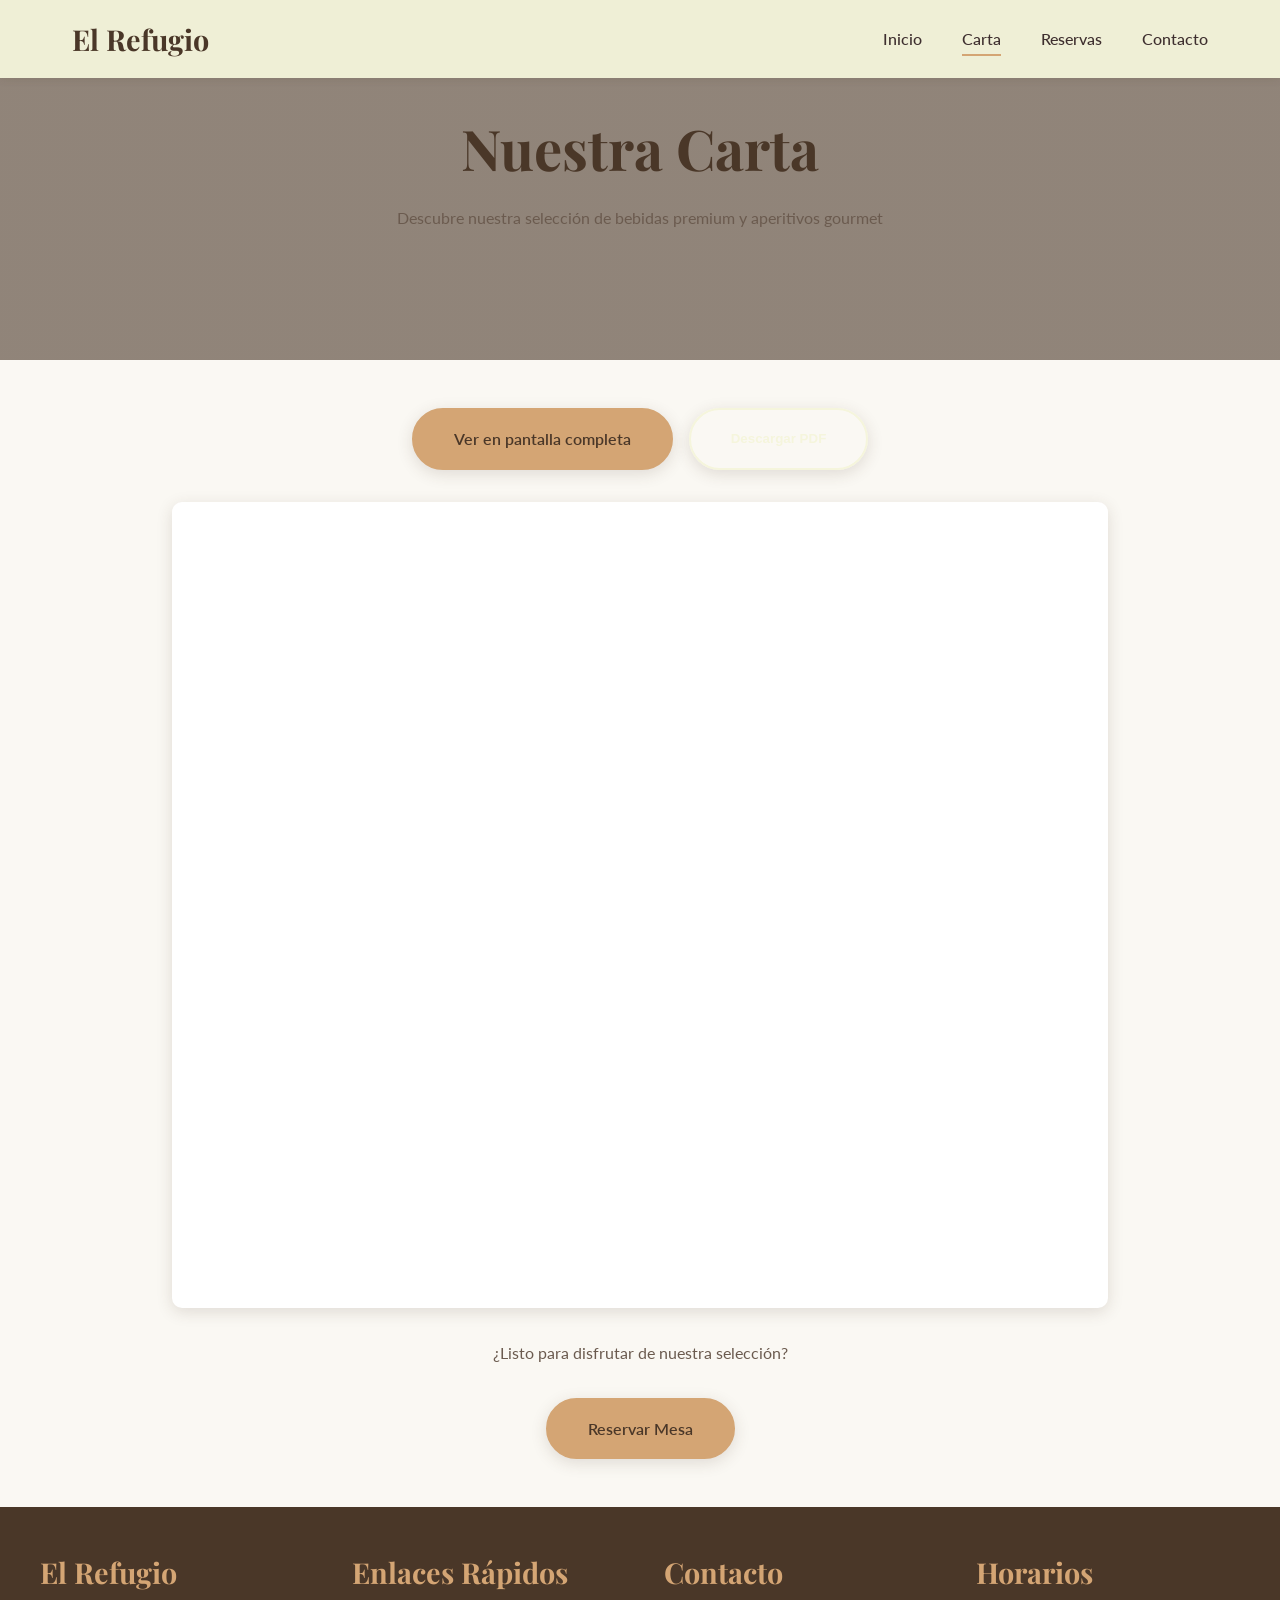
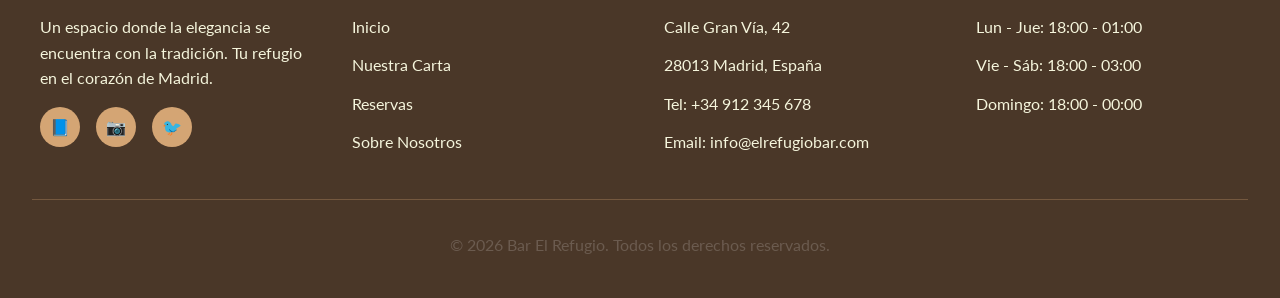
<file: carta.html>
<!DOCTYPE html>
<html lang="es">
<head>
    <meta charset="UTF-8">
    <meta name="viewport" content="width=device-width, initial-scale=1.0">
    <meta name="description" content="Carta del Bar El Refugio - Vinos, cócteles, cervezas y tapas de primera calidad">
    <title>Nuestra Carta - Bar El Refugio</title>
    <link rel="stylesheet" href="css/styles.css">
    <link rel="preconnect" href="https://fonts.googleapis.com">
    <link rel="preconnect" href="https://fonts.gstatic.com" crossorigin>
    <link href="https://fonts.googleapis.com/css2?family=Playfair+Display:wght@400;700&family=Lato:wght@300;400;600;700&display=swap" rel="stylesheet">
</head>
<body>
    <!-- Navigation -->
    <nav class="navbar">
        <div class="nav-container">
            <a href="index.html" class="nav-logo">El Refugio</a>
            <ul class="nav-menu">
                <li><a href="index.html" class="nav-link">Inicio</a></li>
                <li><a href="carta.html" class="nav-link active">Carta</a></li>
                <li><a href="reservas.html" class="nav-link">Reservas</a></li>
                <li><a href="index.html#contacto" class="nav-link">Contacto</a></li>
            </ul>
            <div class="hamburger">
                <span></span>
                <span></span>
                <span></span>
            </div>
        </div>
    </nav>

    <!-- Hero Section -->
    <section class="carta-hero">
        <div class="hero-content">
            <h1>Nuestra Carta</h1>
            <p>Descubre nuestra selección de bebidas premium y aperitivos gourmet</p>
        </div>
    </section>

    <!-- PDF Viewer Section -->
    <section class="pdf-viewer-container">
        <div class="pdf-controls">
            <a href="assets/carta.pdf" target="_blank" class="btn">Ver en pantalla completa</a>
            <button onclick="downloadPDF()" class="btn btn-secondary">Descargar PDF</button>
        </div>
        
        <div class="pdf-viewer">
            <iframe src="assets/carta.pdf" type="application/pdf"></iframe>
        </div>
        
        <div class="text-center mt-2">
            <p style="color: var(--color-text-light); margin: 2rem 0;">
                ¿Listo para disfrutar de nuestra selección?
            </p>
            <a href="reservas.html" class="btn">Reservar Mesa</a>
        </div>
    </section>

    <!-- Footer -->
    <footer class="footer">
        <div class="footer-content">
            <div class="footer-section">
                <h3>El Refugio</h3>
                <p>
                    Un espacio donde la elegancia se encuentra con la tradición. 
                    Tu refugio en el corazón de Madrid.
                </p>
                <div class="social-links">
                    <a href="#" aria-label="Facebook">📘</a>
                    <a href="#" aria-label="Instagram">📷</a>
                    <a href="#" aria-label="Twitter">🐦</a>
                </div>
            </div>
            <div class="footer-section">
                <h3>Enlaces Rápidos</h3>
                <p><a href="index.html">Inicio</a></p>
                <p><a href="carta.html">Nuestra Carta</a></p>
                <p><a href="reservas.html">Reservas</a></p>
                <p><a href="index.html#sobre-nosotros">Sobre Nosotros</a></p>
            </div>
            <div class="footer-section">
                <h3>Contacto</h3>
                <p>Calle Gran Vía, 42</p>
                <p>28013 Madrid, España</p>
                <p>Tel: +34 912 345 678</p>
                <p>Email: info@elrefugiobar.com</p>
            </div>
            <div class="footer-section">
                <h3>Horarios</h3>
                <p>Lun - Jue: 18:00 - 01:00</p>
                <p>Vie - Sáb: 18:00 - 03:00</p>
                <p>Domingo: 18:00 - 00:00</p>
            </div>
        </div>
        <div class="footer-bottom">
            <p>&copy; 2026 Bar El Refugio. Todos los derechos reservados.</p>
        </div>
    </footer>

    <script src="js/main.js"></script>
</body>
</html>
</file>
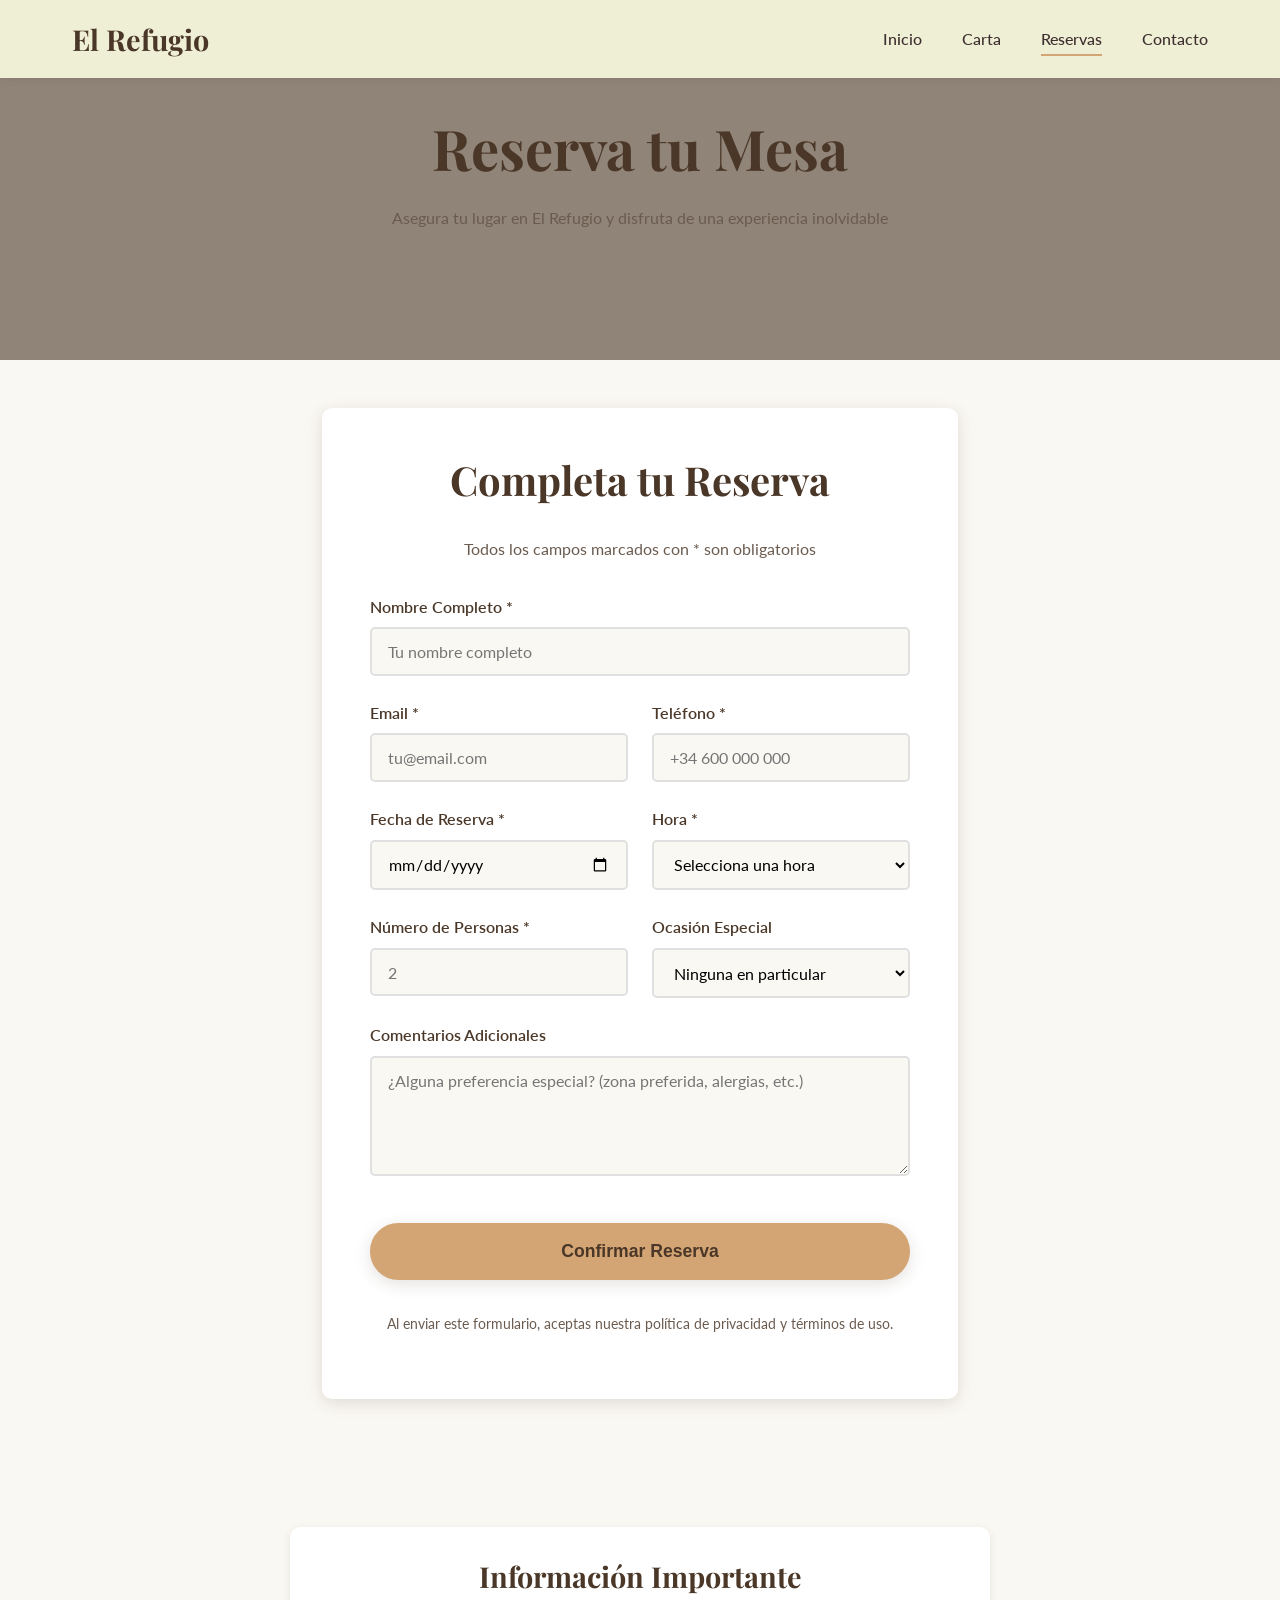
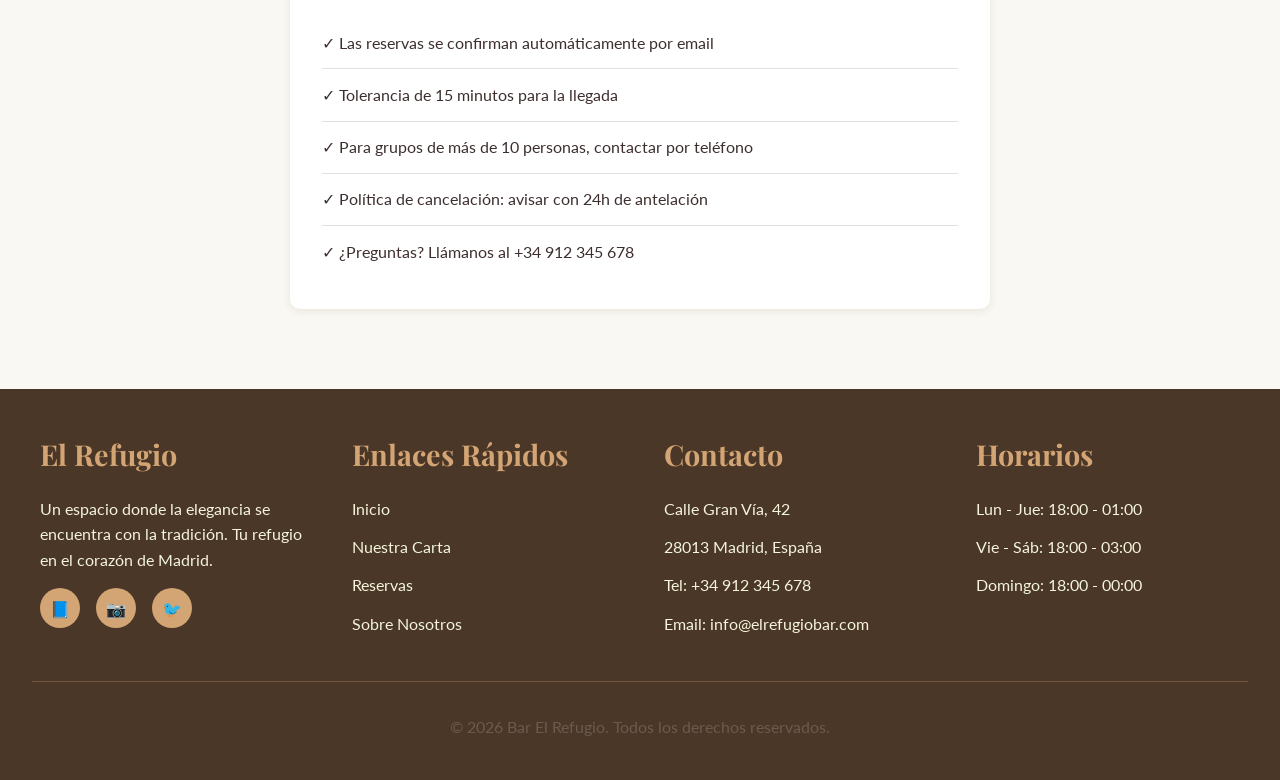
<file: reservas.html>
<!DOCTYPE html>
<html lang="es">
<head>
    <meta charset="UTF-8">
    <meta name="viewport" content="width=device-width, initial-scale=1.0">
    <meta name="description" content="Reserva tu mesa en Bar El Refugio - Sistema de reservas online">
    <title>Reservas - Bar El Refugio</title>
    <link rel="stylesheet" href="css/styles.css">
    <link rel="preconnect" href="https://fonts.googleapis.com">
    <link rel="preconnect" href="https://fonts.gstatic.com" crossorigin>
    <link href="https://fonts.googleapis.com/css2?family=Playfair+Display:wght@400;700&family=Lato:wght@300;400;600;700&display=swap" rel="stylesheet">
</head>
<body>
    <!-- Navigation -->
    <nav class="navbar">
        <div class="nav-container">
            <a href="index.html" class="nav-logo">El Refugio</a>
            <ul class="nav-menu">
                <li><a href="index.html" class="nav-link">Inicio</a></li>
                <li><a href="carta.html" class="nav-link">Carta</a></li>
                <li><a href="reservas.html" class="nav-link active">Reservas</a></li>
                <li><a href="index.html#contacto" class="nav-link">Contacto</a></li>
            </ul>
            <div class="hamburger">
                <span></span>
                <span></span>
                <span></span>
            </div>
        </div>
    </nav>

    <!-- Hero Section -->
    <section class="reservas-hero">
        <div class="hero-content">
            <h1>Reserva tu Mesa</h1>
            <p>Asegura tu lugar en El Refugio y disfruta de una experiencia inolvidable</p>
        </div>
    </section>

    <!-- Reservation Form Section -->
    <section class="form-container">
        <form id="reservationForm" class="reservation-form">
            <h2 class="text-center mb-2">Completa tu Reserva</h2>
            <p class="text-center mb-2" style="color: var(--color-text-light);">
                Todos los campos marcados con * son obligatorios
            </p>

            <div class="form-group">
                <label for="nombre">Nombre Completo *</label>
                <input 
                    type="text" 
                    id="nombre" 
                    name="nombre" 
                    placeholder="Tu nombre completo"
                    required
                >
                <span class="error-message"></span>
            </div>

            <div class="form-row">
                <div class="form-group">
                    <label for="email">Email *</label>
                    <input 
                        type="email" 
                        id="email" 
                        name="email" 
                        placeholder="tu@email.com"
                        required
                    >
                    <span class="error-message"></span>
                </div>

                <div class="form-group">
                    <label for="telefono">Teléfono *</label>
                    <input 
                        type="tel" 
                        id="telefono" 
                        name="telefono" 
                        placeholder="+34 600 000 000"
                        required
                    >
                    <span class="error-message"></span>
                </div>
            </div>

            <div class="form-row">
                <div class="form-group">
                    <label for="fecha">Fecha de Reserva *</label>
                    <input 
                        type="date" 
                        id="fecha" 
                        name="fecha" 
                        required
                    >
                    <span class="error-message"></span>
                </div>

                <div class="form-group">
                    <label for="hora">Hora *</label>
                    <select id="hora" name="hora" required>
                        <option value="">Selecciona una hora</option>
                        <option value="18:00">18:00</option>
                        <option value="18:30">18:30</option>
                        <option value="19:00">19:00</option>
                        <option value="19:30">19:30</option>
                        <option value="20:00">20:00</option>
                        <option value="20:30">20:30</option>
                        <option value="21:00">21:00</option>
                        <option value="21:30">21:30</option>
                        <option value="22:00">22:00</option>
                        <option value="22:30">22:30</option>
                        <option value="23:00">23:00</option>
                        <option value="23:30">23:30</option>
                        <option value="00:00">00:00</option>
                    </select>
                    <span class="error-message"></span>
                </div>
            </div>

            <div class="form-row">
                <div class="form-group">
                    <label for="personas">Número de Personas *</label>
                    <input 
                        type="number" 
                        id="personas" 
                        name="personas" 
                        min="1" 
                        max="20" 
                        placeholder="2"
                        required
                    >
                    <span class="error-message"></span>
                </div>

                <div class="form-group">
                    <label for="ocasion">Ocasión Especial</label>
                    <select id="ocasion" name="ocasion">
                        <option value="">Ninguna en particular</option>
                        <option value="cumpleanos">Cumpleaños</option>
                        <option value="aniversario">Aniversario</option>
                        <option value="negocios">Reunión de negocios</option>
                        <option value="cita">Cita romántica</option>
                        <option value="celebracion">Celebración especial</option>
                        <option value="otro">Otro</option>
                    </select>
                    <span class="error-message"></span>
                </div>
            </div>

            <div class="form-group">
                <label for="comentarios">Comentarios Adicionales</label>
                <textarea 
                    id="comentarios" 
                    name="comentarios" 
                    placeholder="¿Alguna preferencia especial? (zona preferida, alergias, etc.)"
                    rows="4"
                ></textarea>
                <span class="error-message"></span>
            </div>

            <button type="submit" class="btn btn-submit">Confirmar Reserva</button>

            <p class="text-center mt-2" style="color: var(--color-text-light); font-size: 0.9rem;">
                Al enviar este formulario, aceptas nuestra política de privacidad y términos de uso.
            </p>
        </form>

        <div id="successMessage" class="success-message"></div>
    </section>

    <!-- Additional Info Section -->
    <section class="container">
        <div style="background: white; padding: 2rem; border-radius: 10px; box-shadow: var(--shadow-sm); max-width: 700px; margin: 0 auto;">
            <h3 style="text-align: center; margin-bottom: 1.5rem;">Información Importante</h3>
            <ul style="list-style: none; padding: 0;">
                <li style="padding: 0.8rem 0; border-bottom: 1px solid #e0e0e0;">
                    ✓ Las reservas se confirman automáticamente por email
                </li>
                <li style="padding: 0.8rem 0; border-bottom: 1px solid #e0e0e0;">
                    ✓ Tolerancia de 15 minutos para la llegada
                </li>
                <li style="padding: 0.8rem 0; border-bottom: 1px solid #e0e0e0;">
                    ✓ Para grupos de más de 10 personas, contactar por teléfono
                </li>
                <li style="padding: 0.8rem 0; border-bottom: 1px solid #e0e0e0;">
                    ✓ Política de cancelación: avisar con 24h de antelación
                </li>
                <li style="padding: 0.8rem 0;">
                    ✓ ¿Preguntas? Llámanos al +34 912 345 678
                </li>
            </ul>
        </div>
    </section>

    <!-- Footer -->
    <footer class="footer">
        <div class="footer-content">
            <div class="footer-section">
                <h3>El Refugio</h3>
                <p>
                    Un espacio donde la elegancia se encuentra con la tradición. 
                    Tu refugio en el corazón de Madrid.
                </p>
                <div class="social-links">
                    <a href="#" aria-label="Facebook">📘</a>
                    <a href="#" aria-label="Instagram">📷</a>
                    <a href="#" aria-label="Twitter">🐦</a>
                </div>
            </div>
            <div class="footer-section">
                <h3>Enlaces Rápidos</h3>
                <p><a href="index.html">Inicio</a></p>
                <p><a href="carta.html">Nuestra Carta</a></p>
                <p><a href="reservas.html">Reservas</a></p>
                <p><a href="index.html#sobre-nosotros">Sobre Nosotros</a></p>
            </div>
            <div class="footer-section">
                <h3>Contacto</h3>
                <p>Calle Gran Vía, 42</p>
                <p>28013 Madrid, España</p>
                <p>Tel: +34 912 345 678</p>
                <p>Email: info@elrefugiobar.com</p>
            </div>
            <div class="footer-section">
                <h3>Horarios</h3>
                <p>Lun - Jue: 18:00 - 01:00</p>
                <p>Vie - Sáb: 18:00 - 03:00</p>
                <p>Domingo: 18:00 - 00:00</p>
            </div>
        </div>
        <div class="footer-bottom">
            <p>&copy; 2026 Bar El Refugio. Todos los derechos reservados.</p>
        </div>
    </footer>

    <script src="js/main.js"></script>
</body>
</html>
</file>
<file: css/styles.css>
/* Bar Demo Website - Elegant & Sophisticated Styles */

/* CSS Variables - Warm Color Palette */
:root {
    --color-primary: #D4A574; /* Golden */
    --color-secondary: #8B4513; /* Saddle Brown */
    --color-accent: #C17455; /* Terracota */
    --color-cream: #F5F5DC; /* Beige/Cream */
    --color-dark: #4A3728; /* Dark Brown */
    --color-light: #FAF8F3; /* Light Cream */
    --color-text: #3E2F2F; /* Dark Text */
    --color-text-light: #6B5B4F;
    
    --font-heading: 'Playfair Display', 'Georgia', serif;
    --font-body: 'Lato', 'Helvetica', sans-serif;
    
    --transition: all 0.3s ease;
    --shadow-sm: 0 2px 8px rgba(75, 55, 40, 0.1);
    --shadow-md: 0 4px 16px rgba(75, 55, 40, 0.15);
    --shadow-lg: 0 8px 24px rgba(75, 55, 40, 0.2);
}

/* Reset and Base Styles */
* {
    margin: 0;
    padding: 0;
    box-sizing: border-box;
}

html {
    scroll-behavior: smooth;
}

body {
    font-family: var(--font-body);
    color: var(--color-text);
    background-color: var(--color-light);
    line-height: 1.6;
    font-size: 16px;
}

img {
    max-width: 100%;
    height: auto;
    display: block;
}

a {
    text-decoration: none;
    color: inherit;
    transition: var(--transition);
}

/* Typography */
h1, h2, h3, h4, h5, h6 {
    font-family: var(--font-heading);
    font-weight: 700;
    line-height: 1.2;
    color: var(--color-dark);
}

h1 {
    font-size: 3.5rem;
    margin-bottom: 1.5rem;
}

h2 {
    font-size: 2.5rem;
    margin-bottom: 1.5rem;
}

h3 {
    font-size: 1.8rem;
    margin-bottom: 1rem;
}

p {
    margin-bottom: 1rem;
    color: var(--color-text-light);
}

/* Navigation */
.navbar {
    position: fixed;
    top: 0;
    left: 0;
    right: 0;
    background: rgba(245, 245, 220, 0.95);
    backdrop-filter: blur(10px);
    box-shadow: var(--shadow-sm);
    z-index: 1000;
    transition: var(--transition);
}

.nav-container {
    max-width: 1200px;
    margin: 0 auto;
    padding: 1rem 2rem;
    display: flex;
    justify-content: space-between;
    align-items: center;
}

.nav-logo {
    font-family: var(--font-heading);
    font-size: 1.8rem;
    font-weight: 700;
    color: var(--color-dark);
}

.nav-menu {
    display: flex;
    list-style: none;
    gap: 2.5rem;
}

.nav-link {
    color: var(--color-text);
    font-weight: 500;
    position: relative;
    padding: 0.5rem 0;
}

.nav-link::after {
    content: '';
    position: absolute;
    bottom: 0;
    left: 0;
    width: 0;
    height: 2px;
    background-color: var(--color-primary);
    transition: var(--transition);
}

.nav-link:hover::after,
.nav-link.active::after {
    width: 100%;
}

.nav-link:hover {
    color: var(--color-primary);
}

.hamburger {
    display: none;
    flex-direction: column;
    cursor: pointer;
    gap: 5px;
}

.hamburger span {
    width: 28px;
    height: 3px;
    background-color: var(--color-dark);
    border-radius: 2px;
    transition: var(--transition);
}

/* Hero Section */
.hero {
    height: 100vh;
    min-height: 600px;
    background: linear-gradient(rgba(74, 55, 40, 0.4), rgba(74, 55, 40, 0.4)),
                url('https://images.unsplash.com/photo-1514933651103-005eec06c04b?w=1920') center/cover no-repeat;
    display: flex;
    align-items: center;
    justify-content: center;
    text-align: center;
    color: var(--color-cream);
    position: relative;
}

.hero-content {
    max-width: 800px;
    padding: 2rem;
    animation: fadeInUp 1s ease;
}

.hero h1 {
    color: var(--color-cream);
    font-size: 4rem;
    margin-bottom: 1rem;
    text-shadow: 2px 2px 8px rgba(0, 0, 0, 0.3);
}

.hero p {
    font-size: 1.3rem;
    color: var(--color-cream);
    margin-bottom: 2rem;
    text-shadow: 1px 1px 4px rgba(0, 0, 0, 0.3);
}

.btn {
    display: inline-block;
    padding: 1rem 2.5rem;
    background-color: var(--color-primary);
    color: var(--color-dark);
    font-weight: 600;
    border-radius: 50px;
    border: 2px solid var(--color-primary);
    cursor: pointer;
    transition: var(--transition);
    box-shadow: var(--shadow-md);
}

.btn:hover {
    background-color: transparent;
    color: var(--color-cream);
    border-color: var(--color-cream);
    transform: translateY(-2px);
    box-shadow: var(--shadow-lg);
}

.btn-secondary {
    background-color: transparent;
    color: var(--color-cream);
    border-color: var(--color-cream);
}

.btn-secondary:hover {
    background-color: var(--color-cream);
    color: var(--color-dark);
}

/* Container */
.container {
    max-width: 1200px;
    margin: 0 auto;
    padding: 5rem 2rem;
}

/* Section Styles */
.section {
    padding: 5rem 0;
}

.section-title {
    text-align: center;
    margin-bottom: 3rem;
    position: relative;
}

.section-title::after {
    content: '';
    display: block;
    width: 80px;
    height: 3px;
    background-color: var(--color-primary);
    margin: 1rem auto;
}

/* About Section */
.about {
    background-color: var(--color-cream);
}

.about-content {
    display: grid;
    grid-template-columns: 1fr 1fr;
    gap: 3rem;
    align-items: center;
}

.about-text {
    padding: 2rem;
}

.about-image {
    border-radius: 10px;
    overflow: hidden;
    box-shadow: var(--shadow-md);
}

.about-image img {
    width: 100%;
    height: 400px;
    object-fit: cover;
    transition: var(--transition);
}

.about-image img:hover {
    transform: scale(1.05);
}

/* Hours Section */
.hours {
    background-color: var(--color-light);
}

.hours-grid {
    display: grid;
    grid-template-columns: repeat(auto-fit, minmax(250px, 1fr));
    gap: 2rem;
    max-width: 800px;
    margin: 0 auto;
}

.hours-card {
    background: white;
    padding: 2rem;
    border-radius: 10px;
    box-shadow: var(--shadow-sm);
    text-align: center;
    transition: var(--transition);
}

.hours-card:hover {
    transform: translateY(-5px);
    box-shadow: var(--shadow-md);
}

.hours-card h3 {
    color: var(--color-primary);
    margin-bottom: 1rem;
}

/* Location Section */
.location {
    background-color: var(--color-cream);
}

.location-content {
    display: grid;
    grid-template-columns: 1fr 1fr;
    gap: 3rem;
    align-items: start;
}

.location-info {
    padding: 2rem;
}

.location-info p {
    font-size: 1.1rem;
    margin-bottom: 1.5rem;
}

.map-container {
    border-radius: 10px;
    overflow: hidden;
    box-shadow: var(--shadow-md);
    height: 400px;
}

.map-container iframe {
    width: 100%;
    height: 100%;
    border: none;
}

/* Footer */
.footer {
    background-color: var(--color-dark);
    color: var(--color-cream);
    padding: 3rem 2rem 1.5rem;
}

.footer-content {
    max-width: 1200px;
    margin: 0 auto;
    display: grid;
    grid-template-columns: repeat(auto-fit, minmax(250px, 1fr));
    gap: 3rem;
    margin-bottom: 2rem;
}

.footer-section h3 {
    color: var(--color-primary);
    margin-bottom: 1.5rem;
}

.footer-section p,
.footer-section a {
    color: var(--color-cream);
    margin-bottom: 0.8rem;
}

.footer-section a:hover {
    color: var(--color-primary);
}

.social-links {
    display: flex;
    gap: 1rem;
    margin-top: 1rem;
}

.social-links a {
    display: flex;
    align-items: center;
    justify-content: center;
    width: 40px;
    height: 40px;
    background-color: var(--color-primary);
    color: var(--color-dark);
    border-radius: 50%;
    transition: var(--transition);
}

.social-links a:hover {
    background-color: var(--color-cream);
    transform: translateY(-3px);
}

.footer-bottom {
    text-align: center;
    padding-top: 2rem;
    border-top: 1px solid rgba(212, 165, 116, 0.3);
    color: var(--color-text-light);
}

/* Carta Page */
.carta-hero {
    background: linear-gradient(rgba(74, 55, 40, 0.6), rgba(74, 55, 40, 0.6)),
                url('https://images.unsplash.com/photo-1510812431401-41d2bd2722f3?w=1920') center/cover no-repeat;
    height: 40vh;
    min-height: 300px;
    display: flex;
    align-items: center;
    justify-content: center;
    text-align: center;
    color: var(--color-cream);
}

.pdf-viewer-container {
    max-width: 1000px;
    margin: 0 auto;
    padding: 3rem 2rem;
}

.pdf-controls {
    display: flex;
    justify-content: center;
    gap: 1rem;
    margin-bottom: 2rem;
}

.pdf-viewer {
    background: white;
    border-radius: 10px;
    box-shadow: var(--shadow-md);
    overflow: hidden;
    min-height: 800px;
}

.pdf-viewer iframe {
    width: 100%;
    height: 800px;
    border: none;
}

/* Reservas Page */
.reservas-hero {
    background: linear-gradient(rgba(74, 55, 40, 0.6), rgba(74, 55, 40, 0.6)),
                url('https://images.unsplash.com/photo-1559339352-11d035aa65de?w=1920') center/cover no-repeat;
    height: 40vh;
    min-height: 300px;
    display: flex;
    align-items: center;
    justify-content: center;
    text-align: center;
    color: var(--color-cream);
}

.form-container {
    max-width: 700px;
    margin: 0 auto;
    padding: 3rem 2rem;
}

.reservation-form {
    background: white;
    padding: 3rem;
    border-radius: 10px;
    box-shadow: var(--shadow-md);
}

.form-group {
    margin-bottom: 1.5rem;
}

.form-group label {
    display: block;
    margin-bottom: 0.5rem;
    color: var(--color-dark);
    font-weight: 600;
}

.form-group input,
.form-group select,
.form-group textarea {
    width: 100%;
    padding: 0.8rem 1rem;
    border: 2px solid #e0e0e0;
    border-radius: 5px;
    font-family: var(--font-body);
    font-size: 1rem;
    transition: var(--transition);
    background-color: var(--color-light);
}

.form-group input:focus,
.form-group select:focus,
.form-group textarea:focus {
    outline: none;
    border-color: var(--color-primary);
    box-shadow: 0 0 0 3px rgba(212, 165, 116, 0.2);
}

.form-group textarea {
    resize: vertical;
    min-height: 120px;
}

.form-row {
    display: grid;
    grid-template-columns: 1fr 1fr;
    gap: 1.5rem;
}

.form-group.error input,
.form-group.error select,
.form-group.error textarea {
    border-color: #d32f2f;
}

.error-message {
    color: #d32f2f;
    font-size: 0.875rem;
    margin-top: 0.3rem;
    display: none;
}

.form-group.error .error-message {
    display: block;
}

.btn-submit {
    width: 100%;
    margin-top: 1rem;
    font-size: 1.1rem;
}

.success-message {
    display: none;
    background-color: #4caf50;
    color: white;
    padding: 1.5rem;
    border-radius: 10px;
    text-align: center;
    margin-top: 2rem;
}

.success-message.show {
    display: block;
    animation: fadeInUp 0.5s ease;
}

/* Animations */
@keyframes fadeInUp {
    from {
        opacity: 0;
        transform: translateY(30px);
    }
    to {
        opacity: 1;
        transform: translateY(0);
    }
}

@keyframes fadeIn {
    from {
        opacity: 0;
    }
    to {
        opacity: 1;
    }
}

/* Responsive Design */
@media (max-width: 968px) {
    .nav-menu {
        position: fixed;
        left: -100%;
        top: 70px;
        flex-direction: column;
        background-color: var(--color-cream);
        width: 100%;
        text-align: center;
        transition: 0.3s;
        box-shadow: var(--shadow-md);
        padding: 2rem 0;
        gap: 1.5rem;
    }

    .nav-menu.active {
        left: 0;
    }

    .hamburger {
        display: flex;
    }

    .hamburger.active span:nth-child(1) {
        transform: translateY(8px) rotate(45deg);
    }

    .hamburger.active span:nth-child(2) {
        opacity: 0;
    }

    .hamburger.active span:nth-child(3) {
        transform: translateY(-8px) rotate(-45deg);
    }

    .about-content,
    .location-content {
        grid-template-columns: 1fr;
    }

    .hero h1 {
        font-size: 2.5rem;
    }

    h1 {
        font-size: 2.5rem;
    }

    h2 {
        font-size: 2rem;
    }

    .form-row {
        grid-template-columns: 1fr;
    }
}

@media (max-width: 600px) {
    .container {
        padding: 3rem 1rem;
    }

    .hero h1 {
        font-size: 2rem;
    }

    .hero p {
        font-size: 1rem;
    }

    .reservation-form {
        padding: 2rem 1.5rem;
    }

    .btn {
        padding: 0.8rem 2rem;
    }

    .hours-grid {
        grid-template-columns: 1fr;
    }
}

/* Utility Classes */
.text-center {
    text-align: center;
}

.mt-1 {
    margin-top: 1rem;
}

.mt-2 {
    margin-top: 2rem;
}

.mb-1 {
    margin-bottom: 1rem;
}

.mb-2 {
    margin-bottom: 2rem;
}
</file>
